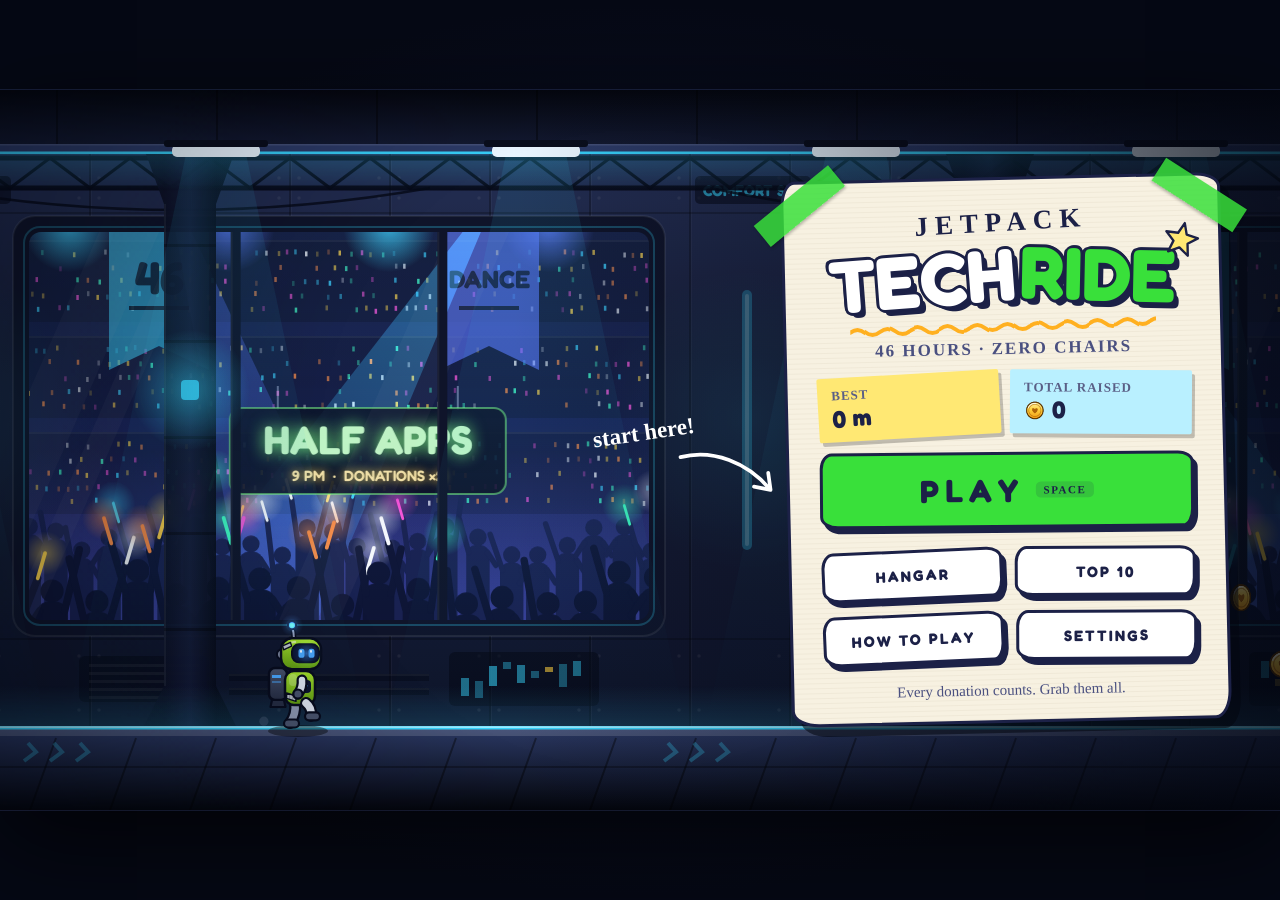
<file: index.html>
<!doctype html>
<html lang="en">
<head>
  <meta charset="utf-8">
  <meta name="viewport" content="width=device-width, initial-scale=1, viewport-fit=cover, user-scalable=no">
  <meta name="theme-color" content="#050814">
  <meta name="description" content="Jetpack TECHride — TECHBOT, one jetpack, 46 hours and zero chairs. Dodge live cables, drones, merch missiles and the laser show, and collect donations.">
  <title>Jetpack TECHride</title>
  <link rel="icon" href="data:image/svg+xml,%3Csvg xmlns='http://www.w3.org/2000/svg' viewBox='0 0 64 64'%3E%3Crect width='64' height='64' rx='14' fill='%23080d1f'/%3E%3Crect x='12' y='14' width='40' height='34' rx='11' fill='%23a6e22e'/%3E%3Crect x='19' y='22' width='27' height='17' rx='7' fill='%230a1230'/%3E%3Crect x='25' y='26' width='5' height='9' rx='2' fill='%234aa8ff'/%3E%3Crect x='35' y='26' width='5' height='9' rx='2' fill='%234aa8ff'/%3E%3C/svg%3E">
  <link rel="stylesheet" href="css/style.css">
</head>
<body>
<div id="rotate"><div><b>↻</b>Turn your device sideways to play</div></div>
<div id="app">
  <div id="stage">
    <canvas id="game" aria-label="Jetpack TECHride game"></canvas>

    <div id="ui">
      <!-- ===== in-run HUD ===== -->
      <div id="hud" class="hidden">
        <div class="hud-left">
          <div class="hud-dist"><span id="hud-dist">0</span><small>m</small></div>
          <div class="hud-row">
            <div class="chip" id="hud-coins-chip"><canvas class="coin-ico" width="44" height="44"></canvas><span id="hud-coins">0</span></div>
            <div class="chip chip-ghost">BEST <span id="hud-best">0</span> m</div>
            <div class="chip chip-hour" id="hud-hour">HOUR 0 / 46</div>
          </div>
        </div>
        <div id="hud-tech" aria-label="Collect the letters T, E, C and H to call in The F-150">
          <b>T</b><b>E</b><b>C</b><b>H</b><span>▸</span><canvas data-icon="truck" width="60" height="60"></canvas>
        </div>
        <div id="hud-powers">
          <div class="pill hidden" data-power="ride"><canvas width="44" height="44"></canvas><div class="pill-body"><b>RIDE</b><i><u></u></i></div></div>
          <div class="pill hidden" data-power="shield"><canvas width="44" height="44"></canvas><div class="pill-body"><b>MORALER SHIELD</b><i><u></u></i></div></div>
          <div class="pill hidden" data-power="magnet"><canvas width="44" height="44"></canvas><div class="pill-body"><b>CANNING MAGNET</b><i><u></u></i></div></div>
          <div class="pill hidden" data-power="rush"><canvas width="44" height="44"></canvas><div class="pill-body"><b>DONOR MATCH ×2</b><i><u></u></i></div></div>
          <div class="pill hidden" data-power="ultra"><canvas width="44" height="44"></canvas><div class="pill-body"><b>TECH ULTRA BOT</b><i><u></u></i></div></div>
        </div>
        <div class="hud-right">
          <button class="icon-btn" id="btn-sound" aria-label="Toggle sound" title="Sound (M)">
            <svg viewBox="0 0 24 24" class="ico-on"><path d="M4 9v6h4l5 4V5L8 9H4z"/><path d="M16 8.5a5 5 0 010 7M18.5 6a8.5 8.5 0 010 12" fill="none" stroke="currentColor" stroke-width="2" stroke-linecap="round"/></svg>
            <svg viewBox="0 0 24 24" class="ico-off"><path d="M4 9v6h4l5 4V5L8 9H4z"/><path d="M16.5 9.5l5 5m0-5l-5 5" fill="none" stroke="currentColor" stroke-width="2" stroke-linecap="round"/></svg>
          </button>
          <button class="icon-btn" id="btn-pause" aria-label="Pause" title="Pause (P)">
            <svg viewBox="0 0 24 24"><rect x="6" y="5" width="4.5" height="14" rx="1.5"/><rect x="13.5" y="5" width="4.5" height="14" rx="1.5"/></svg>
          </button>
        </div>
      </div>

      <div id="hint" class="hidden">HOLD <kbd>SPACE</kbd> OR <kbd>TAP</kbd> TO FLY</div>
      <div id="banner"><b></b><span></span></div>

      <!-- ===== main menu ===== -->
      <section id="screen-menu" class="screen hidden">
        <div class="menu-panel">
          <div class="logo" aria-label="Jetpack TECHride">
            <strong>JETPACK</strong>
            <span class="logo-a">TECH</span><span class="logo-b">RIDE</span>
            <i class="logo-bar"></i>
            <em>46 HOURS · ZERO CHAIRS</em>
          </div>
          <div class="menu-stats">
            <div class="stat"><small>BEST</small><b><span id="menu-best">0</span> m</b></div>
            <div class="stat"><small>TOTAL RAISED</small><b><canvas class="coin-ico" width="44" height="44"></canvas><span id="menu-bank">0</span></b></div>
          </div>
          <button class="btn btn-primary btn-xl" id="btn-play">PLAY<small>SPACE</small></button>
          <div class="menu-grid">
            <button class="btn" data-open="hangar">HANGAR</button>
            <button class="btn" data-open="board">TOP 10</button>
            <button class="btn" data-open="help">HOW TO PLAY</button>
            <button class="btn" data-open="settings">SETTINGS</button>
          </div>
          <p class="menu-tip" id="menu-tip"></p>
          <svg class="doodle doodle-arrow" viewBox="0 0 120 60" aria-hidden="true"><path d="M6 14C40 2 78 14 104 40"/><path d="M87 39l18 2-4-18"/></svg>
          <span class="doodle doodle-note" aria-hidden="true">start here!</span>
          <svg class="doodle doodle-star" viewBox="0 0 40 40" aria-hidden="true"><path d="M20 3l4.6 11.4L37 15.6l-9.4 8 3 12.2L20 29.2 9.4 35.8l3-12.2-9.4-8 12.4-1.2z"/></svg>
        </div>
      </section>

      <!-- ===== hangar ===== -->
      <section id="screen-hangar" class="screen modal hidden">
        <div class="panel">
          <header><h2>HANGAR</h2><div class="chip"><canvas class="coin-ico" width="44" height="44"></canvas><span id="hangar-bank">0</span></div><button class="icon-btn close" data-close aria-label="Close">✕</button></header>
          <div id="skins" class="skins"></div>
        </div>
      </section>

      <!-- ===== leaderboard ===== -->
      <section id="screen-board" class="screen modal hidden">
        <div class="panel panel-narrow">
          <header><h2>TOP 10</h2><button class="icon-btn close" data-close aria-label="Close">✕</button></header>
          <div id="board" class="board"></div>
        </div>
      </section>

      <!-- ===== how to play ===== -->
      <section id="screen-help" class="screen modal hidden">
        <div class="panel">
          <header><h2>HOW TO PLAY</h2><button class="icon-btn close" data-close aria-label="Close">✕</button></header>
          <div class="help">
            <div class="help-card">
              <h3>FLY</h3>
              <p><b>Hold</b> <kbd>SPACE</kbd>, the mouse button or your finger to fire the jetpack. <b>Release</b> to fall.</p>
              <p><kbd>P</kbd> pause &nbsp; <kbd>M</kbd> mute</p>
              <p><b>Rides</b> change the controls and take one hit for you: the <b>Water Buggy</b> rises while you hold, the <b>Moving Van</b> flips between floor and ceiling.</p>
              <p><b>Spell T-E-C-H.</b> Collect the four letters to call in <b>The F-150</b>: huge, white, and it smashes everything it touches. Tap to hop, tap twice to double-jump.</p>
              <p class="muted">Every 50 m is one hour. Can you stay up for all <b>46</b>?</p>
            </div>
            <div class="help-card">
              <h3>DODGE</h3>
              <ul class="legend">
                <li><span class="dot red"></span><div><b>Live Cables</b><span>Someone skipped cable management</span></div></li>
                <li><span class="dot red"></span><div><b>Livestream Drones</b><span>They only want your good side</span></div></li>
                <li><span class="dot red"></span><div><b>Merch Missiles</b><span>Free T-shirt, delivered at 60 mph</span></div></li>
                <li><span class="dot pink"></span><div><b>Laser Show</b><span>The tracer shows where it fires</span></div></li>
              </ul>
              <p class="muted">If it glows red, don't touch it. (It was probably our fault.)</p>
            </div>
            <div class="help-card">
              <h3>POWER UP</h3>
              <ul class="legend powers">
                <li><canvas data-icon="shield" width="56" height="56"></canvas><div><b>Moraler Shield</b><span>Takes one hit for you</span></div></li>
                <li><canvas data-icon="magnet" width="56" height="56"></canvas><div><b>Canning Magnet</b><span>Pulls donations into your can</span></div></li>
                <li><canvas data-icon="rush" width="56" height="56"></canvas><div><b>Donor Match</b><span>Every donation doubled</span></div></li>
                <li><canvas data-icon="ultra" width="56" height="56"></canvas><div><b>Tech Ultra Bot</b><span>Huge, armoured, unstoppable</span></div></li>
              </ul>
            </div>
          </div>
        </div>
      </section>

      <!-- ===== settings ===== -->
      <section id="screen-settings" class="screen modal hidden">
        <div class="panel panel-narrow">
          <header><h2>SETTINGS</h2><button class="icon-btn close" data-close aria-label="Close">✕</button></header>
          <div class="settings">
            <div class="row"><label>Difficulty</label>
              <div class="seg" id="set-diff">
                <button data-v="0">CHILL</button><button data-v="1">STANDARD</button><button data-v="2">INTENSE</button>
              </div>
            </div>
            <div class="row"><label for="set-sfx">Sound effects</label><input type="range" id="set-sfx" min="0" max="1" step="0.05"></div>
            <div class="row"><label for="set-music">Music</label><input type="range" id="set-music" min="0" max="1" step="0.05"></div>
            <div class="row"><label for="set-shake">Screen shake</label><input type="checkbox" class="switch" id="set-shake"></div>
            <div class="row"><label for="set-effects">Full particle effects</label><input type="checkbox" class="switch" id="set-effects"></div>
            <div class="row"><label for="set-hitboxes">Show hitboxes</label><input type="checkbox" class="switch" id="set-hitboxes"></div>
            <div class="row row-actions">
              <button class="btn btn-small" id="set-fullscreen">FULLSCREEN</button>
              <button class="btn btn-small btn-danger" id="set-reset">RESET PROGRESS</button>
            </div>
          </div>
        </div>
      </section>

      <!-- ===== pause ===== -->
      <section id="screen-pause" class="screen modal hidden">
        <div class="panel panel-tiny">
          <h2 class="center">PAUSED</h2>
          <button class="btn btn-primary" id="pause-resume">RESUME<small>P</small></button>
          <button class="btn" id="pause-restart">RESTART</button>
          <button class="btn" id="pause-menu">MAIN MENU</button>
        </div>
      </section>

      <!-- ===== results ===== -->
      <section id="screen-results" class="screen modal hidden">
        <div class="panel panel-results">
          <div class="ribbon hidden" id="res-ribbon">NEW BEST</div>
          <h2 class="center" id="res-title">RUN COMPLETE</h2>
          <div class="res-dist"><span id="res-dist">0</span><small>m</small></div>
          <p class="res-quip" id="res-quip"></p>
          <div class="res-stats">
            <div><small>RAISED</small><b><canvas class="coin-ico" width="44" height="44"></canvas><span id="res-coins">0</span></b></div>
            <div><small>CLOSE CALLS</small><b id="res-close">0</b></div>
            <div><small>SMASHED</small><b id="res-smash">0</b></div>
            <div><small>BEST</small><b><span id="res-best">0</span> m</b></div>
          </div>
          <div class="res-name hidden" id="res-name-row">
            <label for="res-name">You made the Top 10 — sign it:</label>
            <div><input id="res-name" maxlength="12" autocomplete="off" spellcheck="false" placeholder="DANCER"><button class="btn btn-small" id="res-save">SAVE</button></div>
          </div>
          <div class="res-actions">
            <button class="btn" id="res-menu">MENU</button>
            <button class="btn btn-primary" id="res-again">PLAY AGAIN<small>SPACE</small></button>
          </div>
        </div>
      </section>
    </div>
  </div>
</div>

<script src="js/util.js"></script>
<script src="js/audio.js"></script>
<script src="js/art.js"></script>
<script src="js/game.js"></script>
<script src="js/ui.js"></script>
<script src="js/eggs.js"></script>
<script src="js/main.js"></script>
</body>
</html>
</file>
<file: css/style.css>
/* Techride — interface styles. The #ui layer is laid out at 1280×720 and
   scaled with the canvas, so the HUD and menus always match the game. */
/* Fredoka is a variable font: one file covers every weight from 300 to 700 */
@font-face { font-family: "Fredoka"; src: url("../fonts/Fredoka.ttf") format("truetype"); font-weight: 300 700; font-stretch: 75% 125%; font-display: block; }

:root {
  --bg: #050814;
  --ink: #eef3ff;
  --muted: #93a0c4;
  --line: rgba(140, 170, 255, 0.22);
  --glass: rgba(10, 16, 38, 0.82);
  --cyan: #38d6ff;
  --lime: #a6e22e;
  --gold: #ffd23f;
  --red: #ff4757;
  --font: "Fredoka", "Segoe UI", system-ui, sans-serif;
}

* { box-sizing: border-box; -webkit-tap-highlight-color: transparent; }
html, body { margin: 0; height: 100%; background: var(--bg); overflow: hidden; overscroll-behavior: none; }
body { font-family: var(--font); font-weight: 600; color: var(--ink); user-select: none; -webkit-user-select: none; touch-action: none; }
button, input { font-family: inherit; font-weight: inherit; color: inherit; }
.hidden { display: none !important; }
.center { text-align: center; }
.muted { color: var(--muted); }

#app { position: fixed; inset: 0; display: flex; align-items: center; justify-content: center;
  background: radial-gradient(ellipse at center, #0c1330 0%, #050814 70%); }
#stage { position: relative; overflow: hidden; background: #050814; box-shadow: 0 0 0 1px rgba(120, 150, 255, 0.14), 0 30px 90px rgba(0, 0, 0, 0.7); }
#game { display: block; position: absolute; left: 0; top: 0; }
#ui { position: absolute; left: 0; top: 0; width: 1280px; height: 720px; transform-origin: 0 0; pointer-events: none; }
#ui button, #ui input, #ui .screen.modal { pointer-events: auto; }

kbd { display: inline-block; padding: 1px 9px 2px; border-radius: 6px; border: 1px solid var(--line); border-bottom-width: 3px;
  background: rgba(255, 255, 255, 0.08); font: inherit; font-size: 0.86em; }

/* ---------- HUD ---------- */
#hud { position: absolute; inset: 0; }
.hud-left { position: absolute; left: 22px; top: 0; height: 56px; display: flex; align-items: center; gap: 14px; }
.hud-dist { font-size: 44px; font-weight: 700; line-height: 1; letter-spacing: 0.5px; font-variant-numeric: tabular-nums; min-width: 96px;
  text-shadow: 0 3px 0 rgba(4, 8, 22, 0.9), 0 0 22px rgba(56, 214, 255, 0.35); }
.hud-dist small { font-size: 22px; margin-left: 5px; color: var(--cyan); }
.hud-row { display: flex; gap: 8px; }
.chip { display: inline-flex; align-items: center; gap: 7px; height: 34px; padding: 0 13px 0 8px; border-radius: 17px;
  background: var(--glass); border: 1px solid var(--line); font-size: 20px; font-weight: 700; font-variant-numeric: tabular-nums; }
.chip-ghost { padding: 0 13px; font-size: 14px; color: var(--muted); letter-spacing: 1px; background: rgba(10, 16, 38, 0.55); }
.chip-ghost span { color: var(--ink); margin: 0 2px 0 5px; font-size: 16px; }
.coin-ico { width: 22px; height: 22px; flex: none; }
#hud-coins-chip.pulse { animation: chip-pulse 0.16s ease-out; }
@keyframes chip-pulse { 0% { transform: scale(1.16); border-color: var(--gold); } 100% { transform: scale(1); } }

#hud-tech { position: absolute; right: 124px; top: 10px; height: 38px; display: flex; align-items: center; gap: 5px; }
#hud-tech b { width: 31px; height: 36px; display: flex; align-items: center; justify-content: center; border-radius: 8px; font-size: 22px;
  background: rgba(10, 16, 38, 0.6); border: 1px solid var(--line); color: rgba(255, 255, 255, 0.26); }
#hud-tech b.on { background: linear-gradient(#ffffff, #c9d3ec); border-color: #ffffff; color: #12306b;
  box-shadow: 0 0 16px rgba(255, 255, 255, 0.55), 0 0 4px rgba(56, 214, 255, 0.9); }
#hud-tech span { margin: 0 1px 0 3px; font-size: 15px; color: var(--muted); }
#hud-tech canvas { width: 30px; height: 30px; opacity: 0.4; }
#hud-tech.full canvas { opacity: 1; filter: drop-shadow(0 0 7px #ffffff); }
#hud-tech.full b { animation: tech-full 0.5s ease-in-out infinite alternate; }
@keyframes tech-full { to { transform: translateY(-2px); box-shadow: 0 0 22px rgba(255, 255, 255, 0.9), 0 0 6px rgba(56, 214, 255, 1); } }

#hud-powers { position: absolute; left: 0; right: 0; bottom: 14px; display: flex; justify-content: center; gap: 10px; }
.pill { display: flex; align-items: center; gap: 9px; width: 228px; padding: 6px 12px 6px 7px; border-radius: 12px;
  background: var(--glass); border: 1px solid var(--pc, var(--line)); box-shadow: 0 0 18px -6px var(--pc, transparent);
  animation: pill-in 0.25s cubic-bezier(0.2, 1.4, 0.4, 1); }
@keyframes pill-in { from { transform: translateY(24px) scale(0.9); opacity: 0; } }
.pill canvas { width: 26px; height: 26px; flex: none; }
.pill-body { flex: 1; min-width: 0; }
.pill b { display: block; font-size: 12px; letter-spacing: 1.2px; color: var(--pc); }
.pill i { display: block; height: 5px; margin-top: 4px; border-radius: 3px; background: rgba(255, 255, 255, 0.12); overflow: hidden; }
.pill u { display: block; height: 100%; width: 100%; border-radius: 3px; background: var(--pc); transform-origin: 0 50%; }
.pill.low { animation: pill-low 0.3s steps(2) infinite; }
@keyframes pill-low { 50% { opacity: 0.45; } }

.hud-right { position: absolute; right: 18px; top: 7px; display: flex; gap: 8px; }
.icon-btn { width: 44px; height: 44px; border-radius: 12px; border: 1px solid var(--line); background: var(--glass); cursor: pointer;
  display: grid; place-items: center; font-size: 18px; transition: transform 0.12s, border-color 0.12s, background 0.12s; }
.icon-btn svg { width: 22px; height: 22px; fill: currentColor; }
.icon-btn:hover { border-color: var(--cyan); background: rgba(24, 38, 80, 0.9); transform: translateY(-1px); }
.icon-btn:active { transform: scale(0.94); }
#btn-sound .ico-off { display: none; }
#btn-sound.muted .ico-on { display: none; }
#btn-sound.muted .ico-off { display: block; }
#btn-sound.muted { color: var(--muted); }

#hint { position: absolute; left: 50%; bottom: 112px; transform: translateX(-50%); padding: 10px 22px; border-radius: 14px;
  background: var(--glass); border: 1px solid var(--line); font-size: 19px; letter-spacing: 2px; white-space: nowrap;
  animation: hint-bob 1.1s ease-in-out infinite alternate; }
@keyframes hint-bob { to { transform: translateX(-50%) translateY(-7px); } }

#banner { position: absolute; left: 50%; top: 92px; transform: translate(-50%, -20px) skewX(-8deg); opacity: 0; text-align: center;
  padding: 9px 34px 10px; background: linear-gradient(90deg, transparent, rgba(6, 10, 26, 0.88) 18%, rgba(6, 10, 26, 0.88) 82%, transparent);
  border-top: 2px solid var(--bc, var(--cyan)); border-bottom: 2px solid var(--bc, var(--cyan)); white-space: nowrap; }
#banner b { display: block; font-size: 30px; letter-spacing: 3px; color: var(--bc, var(--cyan)); line-height: 1.1; }
#banner span { display: block; font-size: 14px; letter-spacing: 2.5px; color: var(--ink); text-transform: uppercase; }
#banner.show { animation: banner 2.4s cubic-bezier(0.2, 0.9, 0.3, 1) forwards; }
@keyframes banner {
  0% { opacity: 0; transform: translate(-50%, -20px) skewX(-8deg) scale(0.9); }
  10%, 80% { opacity: 1; transform: translate(-50%, 0) skewX(-8deg) scale(1); }
  100% { opacity: 0; transform: translate(-50%, -12px) skewX(-8deg) scale(1); }
}

/* ---------- buttons ---------- */
.btn { position: relative; display: flex; align-items: center; justify-content: center; gap: 12px; height: 54px; padding: 0 22px;
  border-radius: 13px; border: 1px solid var(--line); background: linear-gradient(180deg, rgba(34, 48, 98, 0.9), rgba(14, 22, 52, 0.92));
  font-size: 18px; letter-spacing: 2px; cursor: pointer; transition: transform 0.12s, box-shadow 0.12s, border-color 0.12s, filter 0.12s;
  box-shadow: 0 4px 0 rgba(3, 6, 16, 0.75); }
.btn:hover, .btn:focus-visible { border-color: var(--cyan); transform: translateY(-2px); box-shadow: 0 6px 0 rgba(3, 6, 16, 0.75), 0 0 22px -4px rgba(56, 214, 255, 0.6); outline: none; }
.btn:active { transform: translateY(2px); box-shadow: 0 1px 0 rgba(3, 6, 16, 0.75); }
.btn small { font-size: 11px; letter-spacing: 1.5px; padding: 2px 8px; border-radius: 5px; background: rgba(0, 0, 0, 0.22); }
.btn-primary { border: none; color: #0b1a02; font-weight: 700; background: linear-gradient(180deg, #c8f65a, #86c81e);
  box-shadow: 0 4px 0 #4c7a0c, 0 0 26px -6px rgba(166, 226, 46, 0.8); }
.btn-primary:hover, .btn-primary:focus-visible { filter: brightness(1.08); box-shadow: 0 6px 0 #4c7a0c, 0 0 34px -4px rgba(166, 226, 46, 0.95); }
.btn-primary:active { box-shadow: 0 1px 0 #4c7a0c; }
.btn-xl { height: 76px; font-size: 32px; letter-spacing: 6px; width: 100%; }
.btn-small { height: 40px; font-size: 14px; padding: 0 16px; border-radius: 10px; }
.btn-danger:hover { border-color: var(--red); box-shadow: 0 6px 0 rgba(3, 6, 16, 0.75), 0 0 22px -4px rgba(255, 71, 87, 0.6); }
.btn[disabled] { opacity: 0.5; cursor: default; pointer-events: none; }

/* ---------- screens ---------- */
.screen { position: absolute; inset: 0; }
/* (no backdrop blur: blurring a canvas that redraws every frame is slow on laptop graphics) */
.screen.modal { display: grid; place-items: center; background: rgba(3, 6, 16, 0.8);
  animation: fade 0.18s ease-out; }
@keyframes fade { from { opacity: 0; } }
.panel { width: 940px; max-height: 690px; padding: 22px 28px 28px; border-radius: 22px; background: linear-gradient(180deg, rgba(20, 30, 68, 0.96), rgba(8, 13, 32, 0.97));
  border: 1px solid var(--line); box-shadow: 0 30px 80px rgba(0, 0, 0, 0.6), inset 0 1px 0 rgba(255, 255, 255, 0.08);
  animation: panel-in 0.26s cubic-bezier(0.2, 1.25, 0.4, 1); }
@keyframes panel-in { from { transform: translateY(18px) scale(0.96); opacity: 0; } }
.panel-narrow { width: 620px; }
.panel-tiny { width: 380px; display: flex; flex-direction: column; gap: 14px; }
.panel header { display: flex; align-items: center; gap: 16px; margin-bottom: 18px; }
.panel header h2 { flex: 1; }
h2 { margin: 0; font-size: 30px; letter-spacing: 4px; font-weight: 700; }
h3 { margin: 0 0 10px; font-size: 18px; letter-spacing: 3px; color: var(--cyan); }
.close { width: 40px; height: 40px; }

/* menu */
#screen-menu { pointer-events: none; background: linear-gradient(90deg, rgba(3, 6, 16, 0) 40%, rgba(3, 6, 16, 0.6) 100%); animation: fade 0.3s ease-out; }
.menu-panel { position: absolute; right: 54px; top: 50%; transform: translateY(-50%); width: 430px; padding: 28px 32px 28px; border-radius: 26px;
  background: linear-gradient(180deg, rgba(20, 30, 68, 0.9), rgba(8, 13, 32, 0.94)); border: 1px solid var(--line);
  box-shadow: 0 30px 80px rgba(0, 0, 0, 0.6), inset 0 1px 0 rgba(255, 255, 255, 0.08);
  animation: panel-in 0.4s cubic-bezier(0.2, 1.25, 0.4, 1); }
.logo { position: relative; font-size: 76px; font-weight: 700; font-style: italic; line-height: 0.9; letter-spacing: -1px; text-align: center; margin-bottom: 18px;
  filter: drop-shadow(0 5px 0 rgba(3, 6, 16, 0.9)) drop-shadow(0 0 24px rgba(166, 226, 46, 0.3)); }
.logo strong { display: block; font-size: 25px; font-style: normal; letter-spacing: 9px; margin: 0 0 8px 9px; color: var(--gold); }
.logo-a { color: #fff; }
.logo-b { background: linear-gradient(180deg, #d4ff6a 10%, #8fd11f 90%); -webkit-background-clip: text; background-clip: text; color: transparent; padding-right: 8px; }
.logo-bar { display: block; height: 6px; margin: 12px 34px 10px; border-radius: 3px; transform: skewX(-24deg);
  background: linear-gradient(90deg, var(--cyan), var(--lime)); }
.logo em { display: block; font-size: 14px; font-style: normal; letter-spacing: 6px; color: var(--muted); font-weight: 600; }
.menu-stats { display: flex; gap: 10px; margin-bottom: 16px; }
.stat { flex: 1; padding: 9px 14px 10px; border-radius: 12px; background: rgba(4, 8, 22, 0.55); border: 1px solid var(--line); }
.stat small { display: block; font-size: 11px; letter-spacing: 2px; color: var(--muted); }
.stat b { display: flex; align-items: center; gap: 6px; font-size: 24px; font-variant-numeric: tabular-nums; }
.menu-grid { display: grid; grid-template-columns: 1fr 1fr; gap: 10px; margin-top: 14px; }
.menu-grid .btn { font-size: 15px; height: 50px; padding: 0 8px; }
.menu-tip { margin: 16px 0 -8px; text-align: center; font-size: 13.5px; font-weight: 500; color: var(--muted); min-height: 18px; }
.chip-hour { padding: 0 13px; font-size: 14px; letter-spacing: 1.5px; color: var(--gold); border-color: rgba(255, 210, 63, 0.45); }

/* hangar */
.skins { display: grid; grid-template-columns: repeat(3, 1fr); gap: 12px 14px; }
.skin { position: relative; display: grid; grid-template-columns: 96px 1fr; gap: 4px 12px; padding: 12px 14px 12px 8px; border-radius: 16px;
  background: rgba(4, 8, 22, 0.55); border: 1px solid var(--line); transition: border-color 0.15s, transform 0.15s; }
.skin:hover { transform: translateY(-2px); border-color: rgba(140, 170, 255, 0.5); }
.skin.equipped { border-color: var(--lime); box-shadow: 0 0 24px -8px var(--lime); }
.skin canvas { grid-row: 1 / span 3; width: 96px; height: 120px; }
.skin b { font-size: 17px; letter-spacing: 1.5px; line-height: 1.15; align-self: end; }
.skin p { margin: 0; font-size: 12px; line-height: 1.3; color: var(--muted); font-weight: 500; }
.skin .btn { height: 36px; font-size: 13px; padding: 0 10px; border-radius: 9px; gap: 6px; }
.skin .btn .coin-ico { width: 17px; height: 17px; }
.skin.locked canvas { filter: saturate(0.8) brightness(0.82); }
.skin .tag { position: absolute; top: -8px; right: 12px; padding: 2px 8px 1px; border-radius: 6px; font-style: normal; font-size: 10px; font-weight: 700;
  letter-spacing: 1.5px; background: #26304f; color: #cdd6ee; border: 1px solid var(--line); }
.skin.legendary { border-color: rgba(255, 210, 63, 0.55); box-shadow: 0 0 26px -10px #ffd23f; }
.skin.legendary .tag { background: linear-gradient(180deg, #ffe27a, #e2a015); color: #2a1c05; border-color: #fff3a0; }

/* board */
.board { display: flex; flex-direction: column; gap: 5px; }
.board .line { display: grid; grid-template-columns: 44px 1fr 110px 90px; align-items: center; height: 41px; padding: 0 16px; border-radius: 10px;
  background: rgba(4, 8, 22, 0.5); font-size: 18px; font-variant-numeric: tabular-nums; }
/* the first line is always the Overlord's; the medals start on the second */
.board .line.overlord { background: linear-gradient(90deg, rgba(109, 255, 58, 0.3), rgba(4, 8, 22, 0.5)); color: #d6ffc4; }
.board .line.overlord .rk, .board .line.overlord .md { color: #9fe07a; }
.board .line:nth-child(2) { background: linear-gradient(90deg, rgba(255, 210, 63, 0.24), rgba(4, 8, 22, 0.5)); }
.board .line:nth-child(3) { background: linear-gradient(90deg, rgba(200, 215, 240, 0.18), rgba(4, 8, 22, 0.5)); }
.board .line:nth-child(4) { background: linear-gradient(90deg, rgba(230, 150, 90, 0.18), rgba(4, 8, 22, 0.5)); }
.board .line.me { outline: 2px solid var(--lime); }
.board .rk { color: var(--muted); font-weight: 700; }
.board .ds { text-align: right; font-weight: 700; }
.board .md { text-align: right; font-size: 11px; letter-spacing: 1.5px; color: var(--muted); }
.board .empty { padding: 40px 0; text-align: center; color: var(--muted); font-size: 17px; font-weight: 500; }

/* help */
.help { display: grid; grid-template-columns: repeat(3, 1fr); gap: 14px; }
.help-card { padding: 16px 18px 12px; border-radius: 16px; background: rgba(4, 8, 22, 0.55); border: 1px solid var(--line); font-size: 15.5px; line-height: 1.45; font-weight: 500; }
.help-card p { margin: 0 0 12px; }
.help-card b { font-weight: 700; }
.legend { list-style: none; margin: 0 0 12px; padding: 0; display: flex; flex-direction: column; gap: 10px; }
.legend li { display: flex; align-items: center; gap: 10px; }
.legend li > b { margin-right: -4px; }
.dot { width: 12px; height: 12px; border-radius: 50%; flex: none; }
.dot.red { background: var(--red); box-shadow: 0 0 12px var(--red); }
.dot.pink { background: #ff2e88; box-shadow: 0 0 12px #ff2e88; }
.legend.powers canvas { width: 34px; height: 34px; flex: none; }
.legend div b { display: block; line-height: 1.15; }
.legend div span { font-size: 13px; color: var(--muted); }

/* settings */
.settings { display: flex; flex-direction: column; gap: 6px; }
.row { display: flex; align-items: center; justify-content: space-between; gap: 20px; min-height: 52px; padding: 6px 16px; border-radius: 12px; background: rgba(4, 8, 22, 0.5); font-size: 17px; }
.row-actions { background: none; padding: 10px 0 0; justify-content: flex-end; gap: 10px; }
.seg { display: flex; padding: 3px; border-radius: 10px; background: rgba(0, 0, 0, 0.35); border: 1px solid var(--line); }
.seg button { height: 34px; padding: 0 14px; border: 0; border-radius: 8px; background: none; font-size: 13px; letter-spacing: 1.5px; cursor: pointer; color: var(--muted); transition: background 0.12s, color 0.12s; }
.seg button.on { background: var(--cyan); color: #03121c; font-weight: 700; }
input[type="range"] { -webkit-appearance: none; appearance: none; width: 250px; height: 28px; background: none; cursor: pointer; }
input[type="range"]::-webkit-slider-runnable-track { height: 8px; border-radius: 4px; background: linear-gradient(90deg, var(--cyan) var(--fill, 50%), rgba(255, 255, 255, 0.14) var(--fill, 50%)); }
input[type="range"]::-webkit-slider-thumb { -webkit-appearance: none; width: 22px; height: 22px; margin-top: -7px; border-radius: 50%; background: #fff; border: 3px solid var(--cyan); box-shadow: 0 2px 6px rgba(0, 0, 0, 0.5); }
input[type="range"]::-moz-range-track { height: 8px; border-radius: 4px; background: rgba(255, 255, 255, 0.14); }
input[type="range"]::-moz-range-progress { height: 8px; border-radius: 4px; background: var(--cyan); }
input[type="range"]::-moz-range-thumb { width: 18px; height: 18px; border-radius: 50%; background: #fff; border: 3px solid var(--cyan); }
.switch { -webkit-appearance: none; appearance: none; width: 56px; height: 30px; border-radius: 15px; background: rgba(255, 255, 255, 0.14); position: relative; cursor: pointer; transition: background 0.15s; margin: 0; }
.switch::after { content: ""; position: absolute; left: 4px; top: 4px; width: 22px; height: 22px; border-radius: 50%; background: #fff; transition: transform 0.15s cubic-bezier(0.3, 1.5, 0.5, 1); }
.switch:checked { background: var(--lime); }
.switch:checked::after { transform: translateX(26px); }

/* results */
#screen-results { background: rgba(3, 6, 16, 0.55); }
.panel-results { width: 600px; position: relative; padding-top: 30px; }
.ribbon { position: absolute; left: 50%; top: -20px; transform: translateX(-50%) skewX(-10deg); padding: 6px 30px; border-radius: 8px; font-size: 22px; font-weight: 700; letter-spacing: 5px;
  color: #2a1c00; background: linear-gradient(180deg, #ffe98a, #ffb81f); box-shadow: 0 4px 0 #a86a00, 0 0 34px rgba(255, 210, 63, 0.7); animation: ribbon 0.5s cubic-bezier(0.2, 1.6, 0.4, 1) 0.5s backwards; }
@keyframes ribbon { from { transform: translateX(-50%) skewX(-10deg) scale(0); } }
#res-title { font-size: 20px; color: var(--red); letter-spacing: 3px; }
.res-dist { text-align: center; font-size: 104px; font-weight: 700; line-height: 1; margin: 4px 0 14px; font-variant-numeric: tabular-nums;
  text-shadow: 0 5px 0 rgba(3, 6, 16, 0.9), 0 0 40px rgba(56, 214, 255, 0.4); }
.res-dist small { font-size: 40px; color: var(--cyan); margin-left: 8px; }
.res-quip { margin: -4px 20px 16px; text-align: center; font-size: 15.5px; font-weight: 500; line-height: 1.35; color: var(--ink); }
.res-stats { display: grid; grid-template-columns: repeat(4, 1fr); gap: 8px; }
.res-stats > div { padding: 9px 6px 10px; border-radius: 12px; background: rgba(4, 8, 22, 0.55); border: 1px solid var(--line); text-align: center; }
.res-stats small { display: block; font-size: 10.5px; letter-spacing: 1.6px; color: var(--muted); }
.res-stats b { display: inline-flex; align-items: center; gap: 5px; font-size: 23px; font-variant-numeric: tabular-nums; }
.res-name { margin-top: 14px; padding: 12px 16px; border-radius: 12px; background: rgba(166, 226, 46, 0.1); border: 1px solid rgba(166, 226, 46, 0.5); }
.res-name label { display: block; font-size: 14px; letter-spacing: 1px; color: var(--lime); margin-bottom: 8px; }
.res-name > div { display: flex; gap: 8px; }
.res-name input { flex: 1; height: 40px; padding: 0 14px; border-radius: 10px; border: 1px solid var(--line); background: rgba(0, 0, 0, 0.4); font-size: 20px; letter-spacing: 3px; text-transform: uppercase; outline: none; user-select: text; -webkit-user-select: text; }
.res-name input:focus { border-color: var(--lime); }
.res-actions { display: grid; grid-template-columns: 1fr 1.6fr; gap: 10px; margin-top: 18px; }

/* phones held upright: ask for landscape */
#rotate { display: none; position: fixed; inset: 0; z-index: 10; place-items: center; text-align: center; padding: 30px; background: rgba(5, 8, 20, 0.94); font-size: 20px; letter-spacing: 2px; line-height: 1.5; }
#rotate b { display: block; font-size: 44px; margin-bottom: 10px; color: var(--lime); }
@media (orientation: portrait) and (max-width: 700px) { #rotate { display: grid; } }

/* ---------- easter eggs ---------- */
.logo { pointer-events: auto; user-select: none; -webkit-user-select: none; }
.stat { position: relative; }
.stat.draining b { color: #ff8fa3; }
.venmo { position: absolute; right: 10px; top: -4px; font-style: normal; font-size: 12px; font-weight: 700; letter-spacing: 0.5px; color: #ff8fa3;
  white-space: nowrap; pointer-events: none; animation: venmo 1.3s ease-out forwards; }
@keyframes venmo { from { transform: none; opacity: 1; } to { transform: translateY(-52px); opacity: 0; } }
.panel-results.gold { border-color: #ffd23f; box-shadow: 0 0 60px -10px #ffd23f, 0 30px 80px rgba(0, 0, 0, 0.6); }
.panel-results.gold #res-title { color: #ffd23f; }
.skins.scroll { max-height: 520px; overflow-y: auto; padding: 10px 8px 4px 0; margin-top: -10px; scrollbar-width: thin; scrollbar-color: rgba(140, 170, 255, 0.4) transparent; }

/* ---------- the main menu, made by hand ----------
   Poster board, marker pen, sticky notes and the same green tape that held
   the first cardboard TECHBOT together. Only the main menu is dressed this
   way; the game and the other panels keep their own look. */
.menu-panel { --pen: #1c2147; --hand: "Marker Felt", "Segoe Print", "Bradley Hand", "Chalkboard SE", "Comic Sans MS", cursive;
  width: 440px; padding: 30px 30px 24px; color: var(--pen);
  background: #f7f1e1 repeating-linear-gradient(0deg, rgba(120, 100, 60, 0.06) 0 1px, transparent 1px 5px);
  border: 3px solid var(--pen); border-radius: 14px 24px 16px 28px / 26px 14px 28px 16px;
  box-shadow: 9px 10px 0 rgba(3, 6, 16, 0.55);
  transform: translateY(-50%) rotate(-1.3deg); }
.menu-panel::before, .menu-panel::after { content: ""; position: absolute; width: 96px; height: 27px; background: rgba(57, 224, 58, 0.84);
  box-shadow: 0 2px 3px rgba(0, 0, 0, 0.25); }
.menu-panel::before { left: -32px; top: 8px; transform: rotate(-38deg); }
.menu-panel::after { right: -30px; top: 6px; transform: rotate(34deg); }
.menu-panel .logo { font-style: normal; filter: none; margin-bottom: 16px; letter-spacing: 0; font-size: 74px; }
.menu-panel .logo strong { font-family: var(--hand); font-size: 27px; letter-spacing: 7px; color: var(--pen); margin: 0 0 8px; transform: rotate(-2deg); }
.menu-panel .logo-a, .menu-panel .logo-b { display: inline-block;
  text-shadow: -2px -2px 0 var(--pen), 2px -2px 0 var(--pen), -2px 2px 0 var(--pen), 2px 2px 0 var(--pen), 0 -3px 0 var(--pen), 0 3px 0 var(--pen),
    -3px 0 0 var(--pen), 3px 0 0 var(--pen), 5px 6px 0 var(--pen); }
.menu-panel .logo-a { color: #ffffff; transform: rotate(-3deg) translateY(3px); }
.menu-panel .logo-b { background: none; -webkit-background-clip: border-box; background-clip: border-box; color: #39e03a; padding: 0 0 0 5px; transform: rotate(2.5deg); }
.menu-panel .logo-bar { height: 12px; margin: 12px 34px 8px; border-radius: 0; transform: rotate(-1deg);
  background: url("data:image/svg+xml,%3Csvg xmlns='http://www.w3.org/2000/svg' width='60' height='12'%3E%3Cpath d='M0 6Q7.5 0 15 6T30 6T45 6T60 6' fill='none' stroke='%23ffb020' stroke-width='4' stroke-linecap='round'/%3E%3C/svg%3E") repeat-x; }
.menu-panel .logo em { font-family: var(--hand); font-size: 17px; letter-spacing: 2px; color: #4a5080; }
.menu-panel .stat { border: none; border-radius: 2px; padding: 10px 14px 9px; color: var(--pen); box-shadow: 3px 4px 0 rgba(0, 0, 0, 0.22); }
.menu-panel .stat:nth-child(1) { background: #ffe873; transform: rotate(-2deg); }
.menu-panel .stat:nth-child(2) { background: #b9f0ff; transform: rotate(1.6deg); }
.menu-panel .stat small { font-family: var(--hand); font-size: 13px; letter-spacing: 1px; color: #5a5f86; }
.menu-panel .stat.draining b, .menu-panel .venmo { color: #d6304f; }
.menu-panel .btn { border: 3px solid var(--pen); border-radius: 12px 16px 11px 18px / 16px 11px 18px 12px; background: #ffffff; color: var(--pen);
  box-shadow: 4px 5px 0 var(--pen); font-weight: 700; }
.menu-panel .btn:hover, .menu-panel .btn:focus-visible { border-color: var(--pen); background: #fff7c9; transform: translate(-1px, -2px) rotate(-1deg);
  box-shadow: 6px 8px 0 var(--pen); filter: none; }
.menu-panel .btn:active { transform: translate(3px, 4px); box-shadow: 1px 1px 0 var(--pen); }
.menu-panel .btn-primary { background: #39e03a; transform: rotate(0.8deg); }
.menu-panel .btn-primary:hover, .menu-panel .btn-primary:focus-visible { background: #6cf06d; }
.menu-panel .btn small { background: rgba(28, 33, 71, 0.14); font-family: var(--hand); }
.menu-panel .menu-grid { gap: 14px 12px; margin-top: 20px; }
.menu-panel .menu-grid .btn:nth-child(odd) { transform: rotate(-1.2deg); }
.menu-panel .menu-grid .btn:nth-child(even) { transform: rotate(1deg); }
.menu-panel .menu-grid .btn:hover, .menu-panel .menu-grid .btn:focus-visible { transform: translate(-1px, -2px) rotate(-1deg); }
.menu-panel .menu-grid .btn:active { transform: translate(3px, 4px); }
.menu-panel .menu-tip { font-family: var(--hand); font-size: 15px; color: #4a5080; margin: 20px 0 -4px; }
.doodle { position: absolute; pointer-events: none; }
.doodle-arrow { left: -116px; top: 262px; width: 112px; fill: none; stroke: #ffffff; stroke-width: 4; stroke-linecap: round; stroke-linejoin: round; transform: rotate(6deg); }
.doodle-note { left: -196px; top: 232px; font-family: var(--hand); font-size: 23px; color: #ffffff; white-space: nowrap; transform: rotate(-7deg); }
.doodle-star { right: 18px; top: 44px; width: 38px; fill: #ffe873; stroke: var(--pen); stroke-width: 2.5; stroke-linejoin: round; transform: rotate(14deg); }

/* Charlotte's store: a loading window that never quite gets there */
.store-pop { position: absolute; left: 150px; top: 250px; width: 400px; padding: 16px 20px 14px; color: #1c2147; background: #f7f1e1;
  border: 3px solid #1c2147; border-radius: 12px 18px 12px 20px / 18px 12px 20px 12px; box-shadow: 7px 8px 0 rgba(3, 6, 16, 0.55);
  transform: rotate(1.2deg); animation: panel-in 0.3s cubic-bezier(0.2, 1.25, 0.4, 1); }
.store-pop b { display: block; font-size: 22px; letter-spacing: 3px; margin-bottom: 10px; }
.store-pop i { display: block; height: 22px; border: 3px solid #1c2147; border-radius: 8px; background: #ffffff; overflow: hidden; }
.store-pop u { display: block; height: 100%; width: 0; background: repeating-linear-gradient(-45deg, #39e03a 0 12px, #6cf06d 12px 24px); }
.store-pop span { display: block; margin-top: 8px; font-size: 15px; font-variant-numeric: tabular-nums; }
.store-pop small { display: block; min-height: 20px; margin-top: 2px; font-size: 14px; color: #4a5080;
  font-family: "Marker Felt", "Segoe Print", "Bradley Hand", "Chalkboard SE", "Comic Sans MS", cursive; }
</file>
